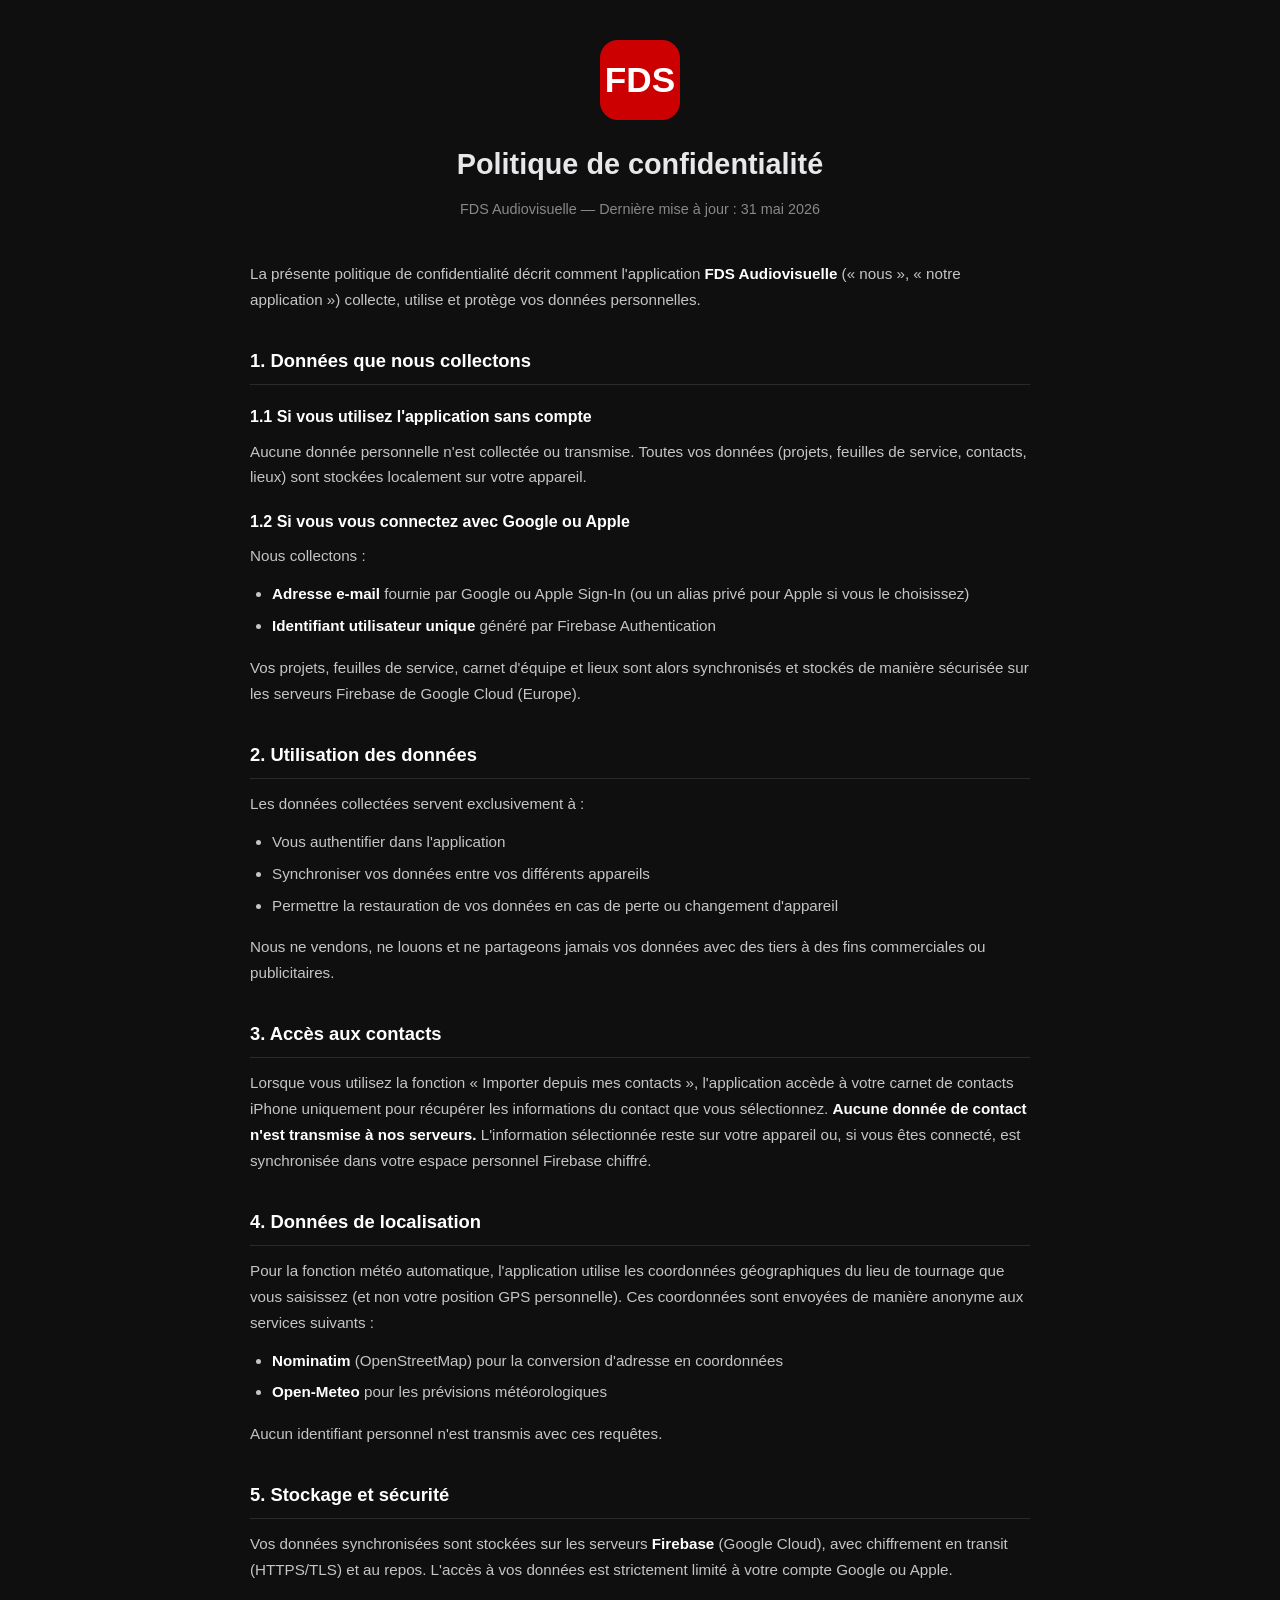
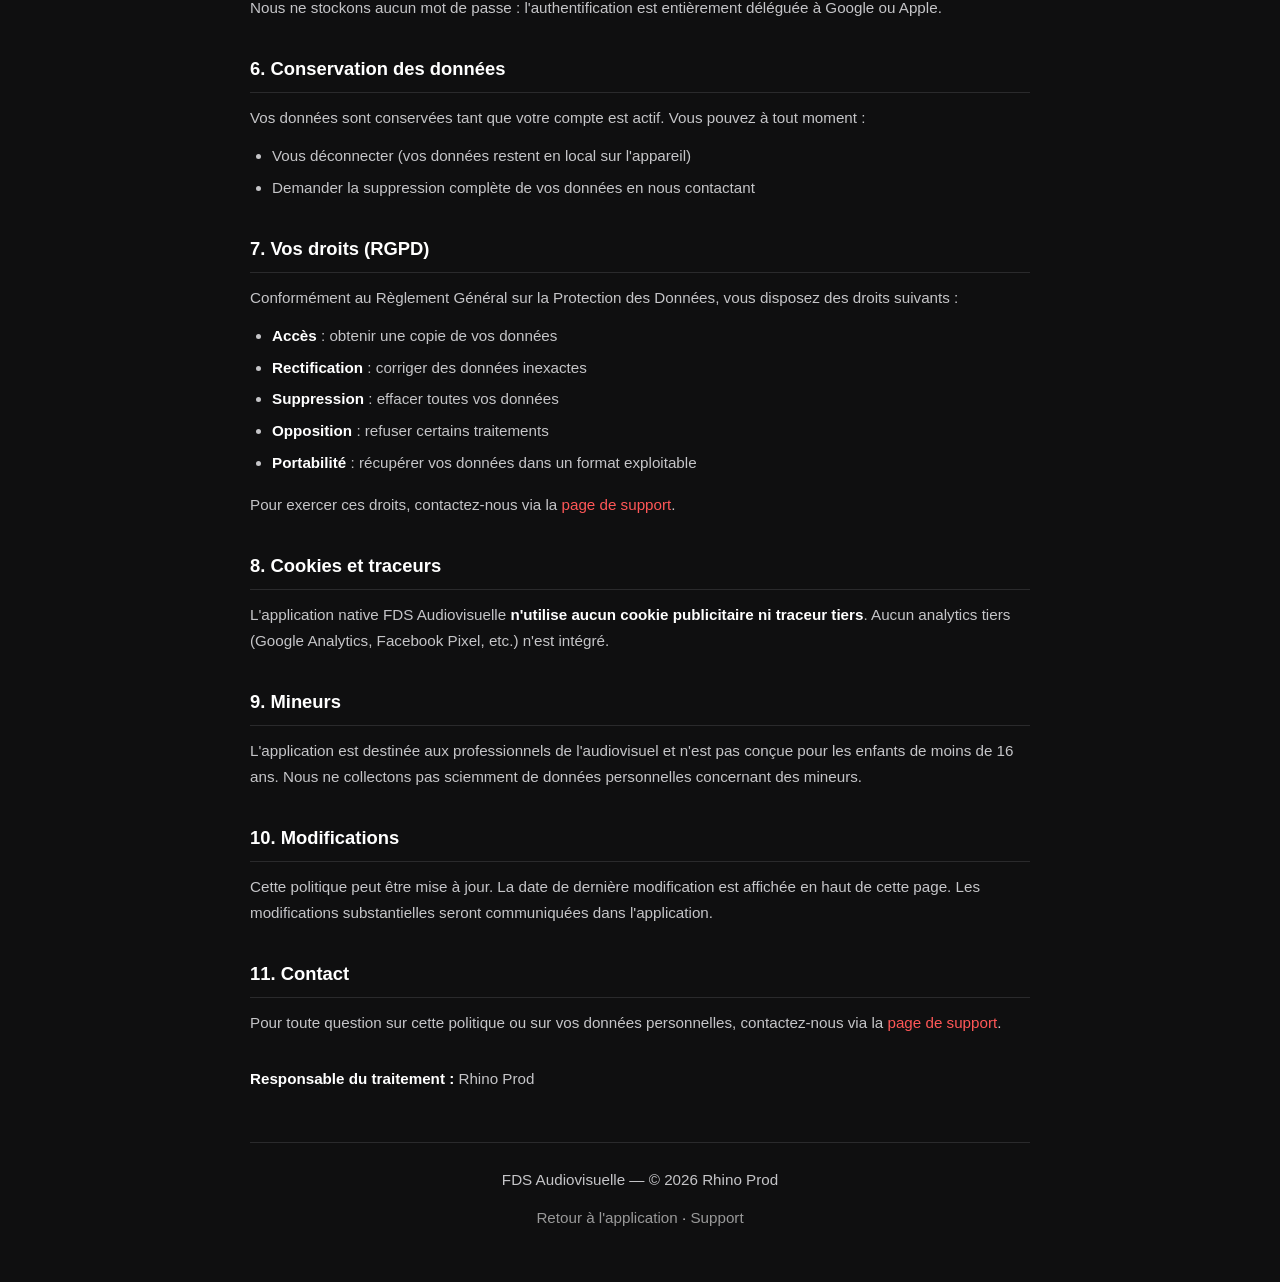
<file: privacy.html>
<!DOCTYPE html>
<html lang="fr">
<head>
  <meta charset="UTF-8">
  <meta name="viewport" content="width=device-width, initial-scale=1.0">
  <title>Politique de confidentialité — FDS Audiovisuelle</title>
  <style>
    * { box-sizing: border-box; margin: 0; padding: 0; }
    body {
      font-family: -apple-system, BlinkMacSystemFont, "Segoe UI", Helvetica, Arial, sans-serif;
      background: #0f0f10; color: #e8e8ea; line-height: 1.7;
      padding: 40px 20px; min-height: 100vh;
    }
    .container { max-width: 780px; margin: 0 auto; }
    .logo { width: 80px; height: 80px; background: #c00; border-radius: 18px; margin: 0 auto 20px; display: flex; align-items: center; justify-content: center; }
    .logo-text { font-family: Impact, "Arial Black", sans-serif; color: #fff; font-size: 2.2rem; font-weight: 900; }
    h1 { font-size: 1.8rem; text-align: center; margin-bottom: 8px; font-weight: 800; }
    .updated { text-align: center; color: #888; font-size: .9rem; margin-bottom: 40px; }
    h2 { font-size: 1.15rem; margin: 32px 0 12px; color: #fff; font-weight: 700; border-bottom: 1px solid #2a2a2c; padding-bottom: 8px; }
    h3 { font-size: 1rem; margin: 18px 0 8px; color: #fff; font-weight: 700; }
    p, li { margin-bottom: 12px; color: #c5c5c8; font-size: .95rem; }
    ul { margin-left: 22px; margin-bottom: 16px; }
    li { margin-bottom: 6px; }
    strong { color: #fff; }
    a { color: #ff5757; text-decoration: none; }
    a:hover { text-decoration: underline; }
    footer { margin-top: 50px; padding-top: 24px; border-top: 1px solid #2a2a2c; text-align: center; color: #666; font-size: .85rem; }
    footer a { color: #999; }
  </style>
</head>
<body>
  <div class="container">
    <div class="logo"><span class="logo-text">FDS</span></div>
    <h1>Politique de confidentialité</h1>
    <p class="updated">FDS Audiovisuelle — Dernière mise à jour : 31 mai 2026</p>

    <p>La présente politique de confidentialité décrit comment l'application <strong>FDS Audiovisuelle</strong> (« nous », « notre application ») collecte, utilise et protège vos données personnelles.</p>

    <h2>1. Données que nous collectons</h2>

    <h3>1.1 Si vous utilisez l'application sans compte</h3>
    <p>Aucune donnée personnelle n'est collectée ou transmise. Toutes vos données (projets, feuilles de service, contacts, lieux) sont stockées localement sur votre appareil.</p>

    <h3>1.2 Si vous vous connectez avec Google ou Apple</h3>
    <p>Nous collectons :</p>
    <ul>
      <li><strong>Adresse e-mail</strong> fournie par Google ou Apple Sign-In (ou un alias privé pour Apple si vous le choisissez)</li>
      <li><strong>Identifiant utilisateur unique</strong> généré par Firebase Authentication</li>
    </ul>
    <p>Vos projets, feuilles de service, carnet d'équipe et lieux sont alors synchronisés et stockés de manière sécurisée sur les serveurs Firebase de Google Cloud (Europe).</p>

    <h2>2. Utilisation des données</h2>
    <p>Les données collectées servent exclusivement à :</p>
    <ul>
      <li>Vous authentifier dans l'application</li>
      <li>Synchroniser vos données entre vos différents appareils</li>
      <li>Permettre la restauration de vos données en cas de perte ou changement d'appareil</li>
    </ul>
    <p>Nous ne vendons, ne louons et ne partageons jamais vos données avec des tiers à des fins commerciales ou publicitaires.</p>

    <h2>3. Accès aux contacts</h2>
    <p>Lorsque vous utilisez la fonction « Importer depuis mes contacts », l'application accède à votre carnet de contacts iPhone uniquement pour récupérer les informations du contact que vous sélectionnez. <strong>Aucune donnée de contact n'est transmise à nos serveurs.</strong> L'information sélectionnée reste sur votre appareil ou, si vous êtes connecté, est synchronisée dans votre espace personnel Firebase chiffré.</p>

    <h2>4. Données de localisation</h2>
    <p>Pour la fonction météo automatique, l'application utilise les coordonnées géographiques du lieu de tournage que vous saisissez (et non votre position GPS personnelle). Ces coordonnées sont envoyées de manière anonyme aux services suivants :</p>
    <ul>
      <li><strong>Nominatim</strong> (OpenStreetMap) pour la conversion d'adresse en coordonnées</li>
      <li><strong>Open-Meteo</strong> pour les prévisions météorologiques</li>
    </ul>
    <p>Aucun identifiant personnel n'est transmis avec ces requêtes.</p>

    <h2>5. Stockage et sécurité</h2>
    <p>Vos données synchronisées sont stockées sur les serveurs <strong>Firebase</strong> (Google Cloud), avec chiffrement en transit (HTTPS/TLS) et au repos. L'accès à vos données est strictement limité à votre compte Google ou Apple.</p>
    <p>Nous ne stockons aucun mot de passe : l'authentification est entièrement déléguée à Google ou Apple.</p>

    <h2>6. Conservation des données</h2>
    <p>Vos données sont conservées tant que votre compte est actif. Vous pouvez à tout moment :</p>
    <ul>
      <li>Vous déconnecter (vos données restent en local sur l'appareil)</li>
      <li>Demander la suppression complète de vos données en nous contactant</li>
    </ul>

    <h2>7. Vos droits (RGPD)</h2>
    <p>Conformément au Règlement Général sur la Protection des Données, vous disposez des droits suivants :</p>
    <ul>
      <li><strong>Accès</strong> : obtenir une copie de vos données</li>
      <li><strong>Rectification</strong> : corriger des données inexactes</li>
      <li><strong>Suppression</strong> : effacer toutes vos données</li>
      <li><strong>Opposition</strong> : refuser certains traitements</li>
      <li><strong>Portabilité</strong> : récupérer vos données dans un format exploitable</li>
    </ul>
    <p>Pour exercer ces droits, contactez-nous via la <a href="./support.html">page de support</a>.</p>

    <h2>8. Cookies et traceurs</h2>
    <p>L'application native FDS Audiovisuelle <strong>n'utilise aucun cookie publicitaire ni traceur tiers</strong>. Aucun analytics tiers (Google Analytics, Facebook Pixel, etc.) n'est intégré.</p>

    <h2>9. Mineurs</h2>
    <p>L'application est destinée aux professionnels de l'audiovisuel et n'est pas conçue pour les enfants de moins de 16 ans. Nous ne collectons pas sciemment de données personnelles concernant des mineurs.</p>

    <h2>10. Modifications</h2>
    <p>Cette politique peut être mise à jour. La date de dernière modification est affichée en haut de cette page. Les modifications substantielles seront communiquées dans l'application.</p>

    <h2>11. Contact</h2>
    <p>Pour toute question sur cette politique ou sur vos données personnelles, contactez-nous via la <a href="./support.html">page de support</a>.</p>

    <p style="margin-top: 30px;"><strong>Responsable du traitement :</strong> Rhino Prod</p>

    <footer>
      <p>FDS Audiovisuelle — © 2026 Rhino Prod</p>
      <p style="margin-top:6px;"><a href="./">Retour à l'application</a> · <a href="./support.html">Support</a></p>
    </footer>
  </div>
</body>
</html>
</file>
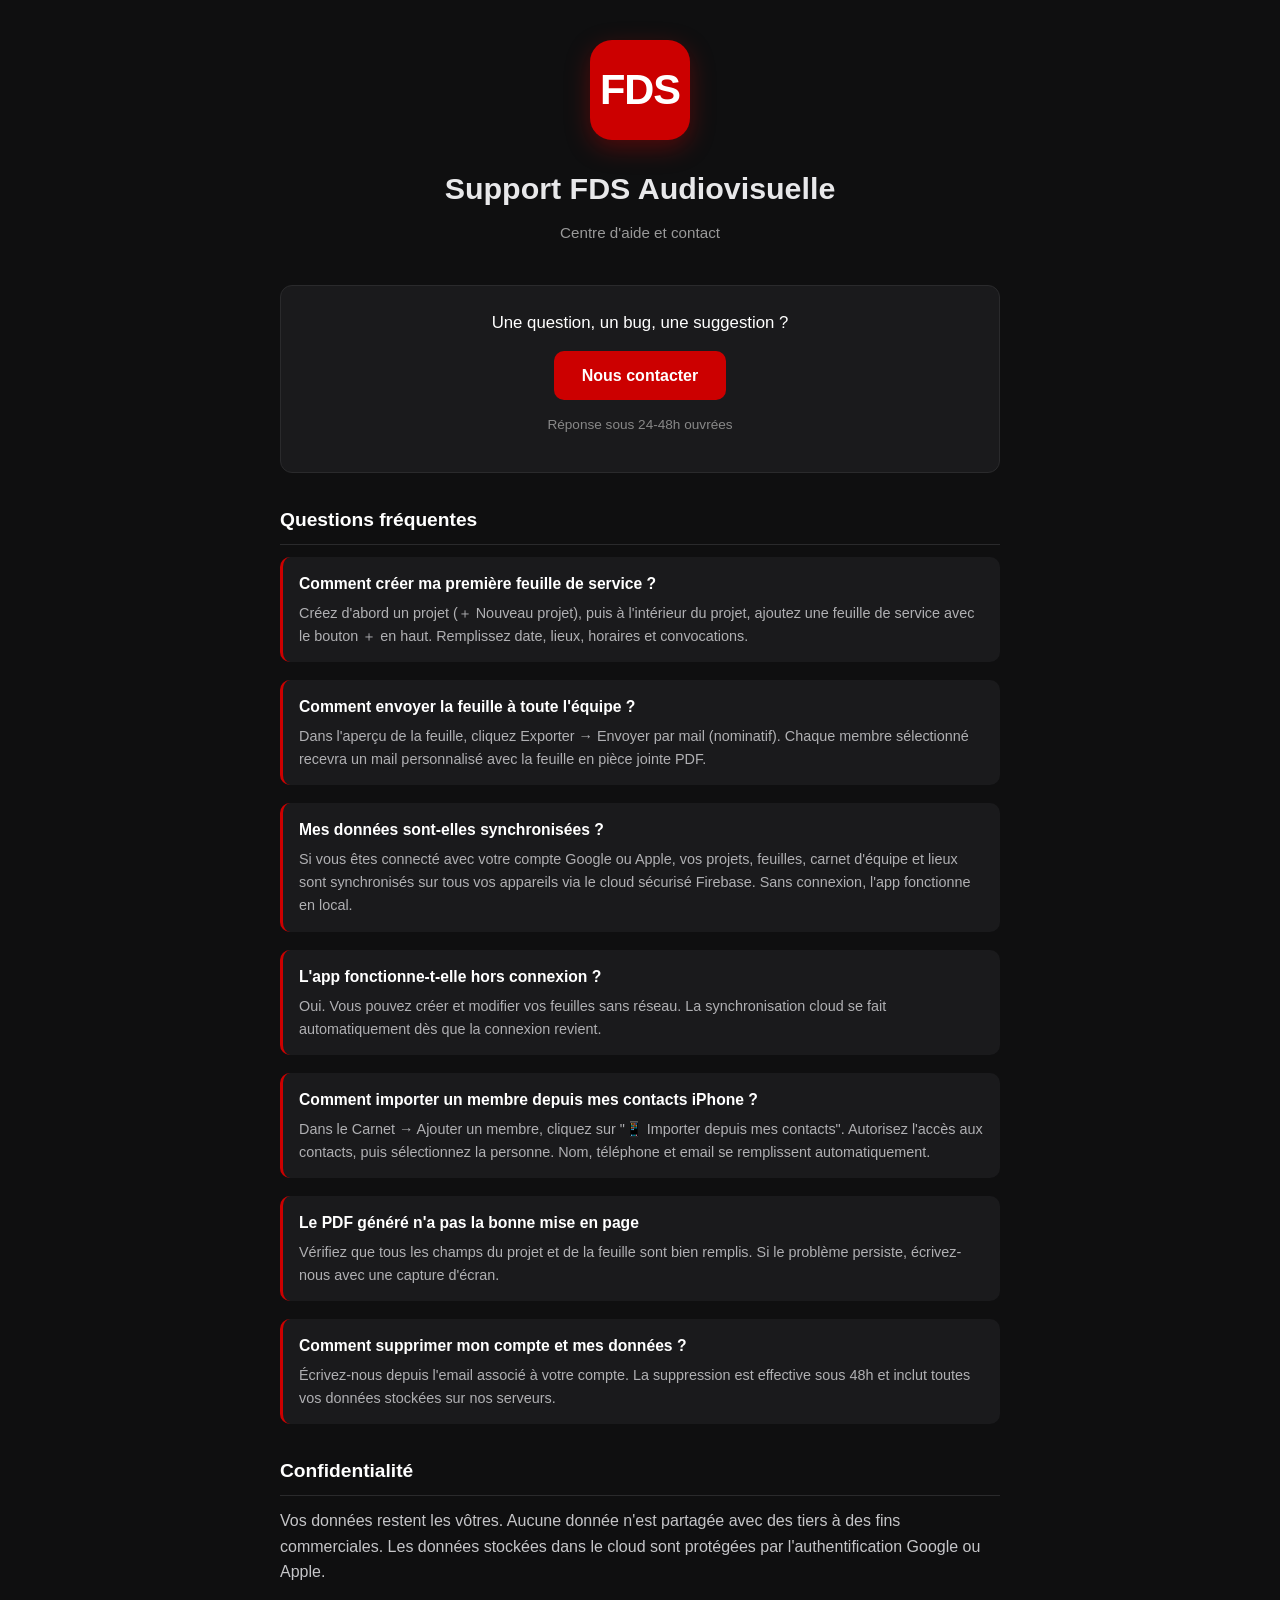
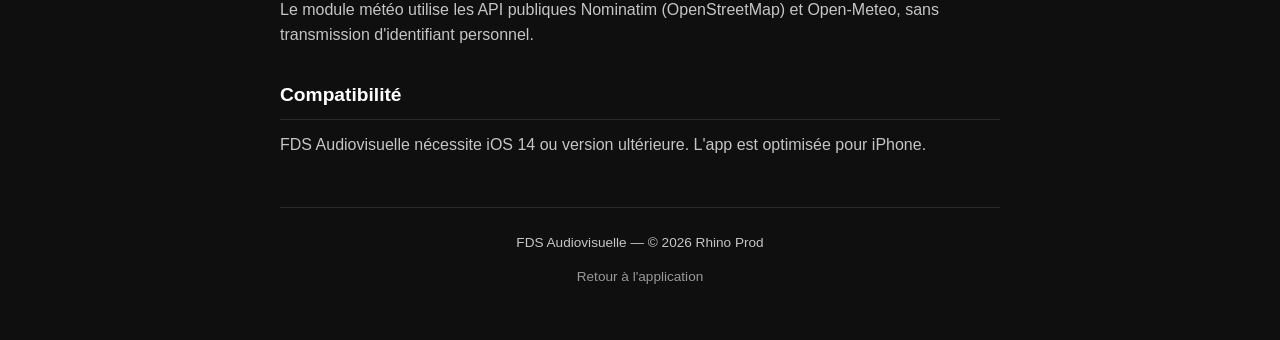
<file: support.html>
<!DOCTYPE html>
<html lang="fr">
<head>
  <meta charset="UTF-8">
  <meta name="viewport" content="width=device-width, initial-scale=1.0">
  <title>Support — FDS Audiovisuelle</title>
  <style>
    * { box-sizing: border-box; margin: 0; padding: 0; }
    body {
      font-family: -apple-system, BlinkMacSystemFont, "Segoe UI", Helvetica, Arial, sans-serif;
      background: #0f0f10;
      color: #e8e8ea;
      line-height: 1.6;
      padding: 40px 20px;
      min-height: 100vh;
    }
    .container { max-width: 720px; margin: 0 auto; }
    .logo {
      width: 100px; height: 100px;
      background: #c00;
      border-radius: 22px;
      margin: 0 auto 24px;
      display: flex; align-items: center; justify-content: center;
      box-shadow: 0 8px 24px rgba(204,0,0,.35);
    }
    .logo-text {
      font-family: Impact, "Arial Black", sans-serif;
      color: #fff;
      font-size: 2.6rem;
      font-weight: 900;
      letter-spacing: -1px;
    }
    h1 {
      font-size: 1.9rem;
      text-align: center;
      margin-bottom: 8px;
      font-weight: 800;
    }
    .subtitle {
      text-align: center;
      color: #999;
      margin-bottom: 40px;
      font-size: .95rem;
    }
    h2 {
      font-size: 1.2rem;
      margin: 32px 0 12px;
      color: #fff;
      font-weight: 700;
      border-bottom: 1px solid #2a2a2c;
      padding-bottom: 8px;
    }
    p { margin-bottom: 12px; color: #c5c5c8; }
    .faq-item {
      margin-bottom: 18px;
      padding: 14px 16px;
      background: #1a1a1c;
      border-radius: 10px;
      border-left: 3px solid #c00;
    }
    .faq-question {
      font-weight: 700;
      color: #fff;
      margin-bottom: 6px;
      font-size: .98rem;
    }
    .faq-answer { color: #b0b0b3; font-size: .9rem; }
    .contact-box {
      background: #1a1a1c;
      padding: 24px;
      border-radius: 12px;
      text-align: center;
      margin: 30px 0;
      border: 1px solid #2a2a2c;
    }
    .contact-box a {
      color: #ff5757;
      text-decoration: none;
      font-weight: 700;
      font-size: 1.05rem;
    }
    .contact-box a:hover { text-decoration: underline; }
    footer {
      margin-top: 50px;
      padding-top: 24px;
      border-top: 1px solid #2a2a2c;
      text-align: center;
      color: #666;
      font-size: .85rem;
    }
    footer a { color: #999; text-decoration: none; }
    footer a:hover { color: #fff; }
  </style>
</head>
<body>
  <div class="container">
    <div class="logo"><span class="logo-text">FDS</span></div>
    <h1>Support FDS Audiovisuelle</h1>
    <p class="subtitle">Centre d'aide et contact</p>

    <div class="contact-box">
      <p style="margin-bottom: 14px; color: #fff; font-size: 1.05rem;">Une question, un bug, une suggestion ?</p>
      <a href="mailto:contact.rhinoprod@gmail.com?subject=Support%20FDS%20Audiovisuelle&body=Bonjour,%0A%0A" style="display:inline-block;background:#c00;color:#fff;padding:12px 28px;border-radius:10px;font-weight:700;font-size:1rem;">Nous contacter</a>
      <p style="margin-top: 14px; font-size: .85rem; color: #888;">Réponse sous 24-48h ouvrées</p>
    </div>

    <h2>Questions fréquentes</h2>

    <div class="faq-item">
      <div class="faq-question">Comment créer ma première feuille de service ?</div>
      <div class="faq-answer">Créez d'abord un projet (＋ Nouveau projet), puis à l'intérieur du projet, ajoutez une feuille de service avec le bouton ＋ en haut. Remplissez date, lieux, horaires et convocations.</div>
    </div>

    <div class="faq-item">
      <div class="faq-question">Comment envoyer la feuille à toute l'équipe ?</div>
      <div class="faq-answer">Dans l'aperçu de la feuille, cliquez Exporter → Envoyer par mail (nominatif). Chaque membre sélectionné recevra un mail personnalisé avec la feuille en pièce jointe PDF.</div>
    </div>

    <div class="faq-item">
      <div class="faq-question">Mes données sont-elles synchronisées ?</div>
      <div class="faq-answer">Si vous êtes connecté avec votre compte Google ou Apple, vos projets, feuilles, carnet d'équipe et lieux sont synchronisés sur tous vos appareils via le cloud sécurisé Firebase. Sans connexion, l'app fonctionne en local.</div>
    </div>

    <div class="faq-item">
      <div class="faq-question">L'app fonctionne-t-elle hors connexion ?</div>
      <div class="faq-answer">Oui. Vous pouvez créer et modifier vos feuilles sans réseau. La synchronisation cloud se fait automatiquement dès que la connexion revient.</div>
    </div>

    <div class="faq-item">
      <div class="faq-question">Comment importer un membre depuis mes contacts iPhone ?</div>
      <div class="faq-answer">Dans le Carnet → Ajouter un membre, cliquez sur "📱 Importer depuis mes contacts". Autorisez l'accès aux contacts, puis sélectionnez la personne. Nom, téléphone et email se remplissent automatiquement.</div>
    </div>

    <div class="faq-item">
      <div class="faq-question">Le PDF généré n'a pas la bonne mise en page</div>
      <div class="faq-answer">Vérifiez que tous les champs du projet et de la feuille sont bien remplis. Si le problème persiste, écrivez-nous avec une capture d'écran.</div>
    </div>

    <div class="faq-item">
      <div class="faq-question">Comment supprimer mon compte et mes données ?</div>
      <div class="faq-answer">Écrivez-nous depuis l'email associé à votre compte. La suppression est effective sous 48h et inclut toutes vos données stockées sur nos serveurs.</div>
    </div>

    <h2>Confidentialité</h2>
    <p>Vos données restent les vôtres. Aucune donnée n'est partagée avec des tiers à des fins commerciales. Les données stockées dans le cloud sont protégées par l'authentification Google ou Apple.</p>
    <p>Le module météo utilise les API publiques Nominatim (OpenStreetMap) et Open-Meteo, sans transmission d'identifiant personnel.</p>

    <h2>Compatibilité</h2>
    <p>FDS Audiovisuelle nécessite iOS 14 ou version ultérieure. L'app est optimisée pour iPhone.</p>

    <footer>
      <p>FDS Audiovisuelle — © 2026 Rhino Prod</p>
      <p style="margin-top:6px;"><a href="./">Retour à l'application</a></p>
    </footer>
  </div>
</body>
</html>
</file>
